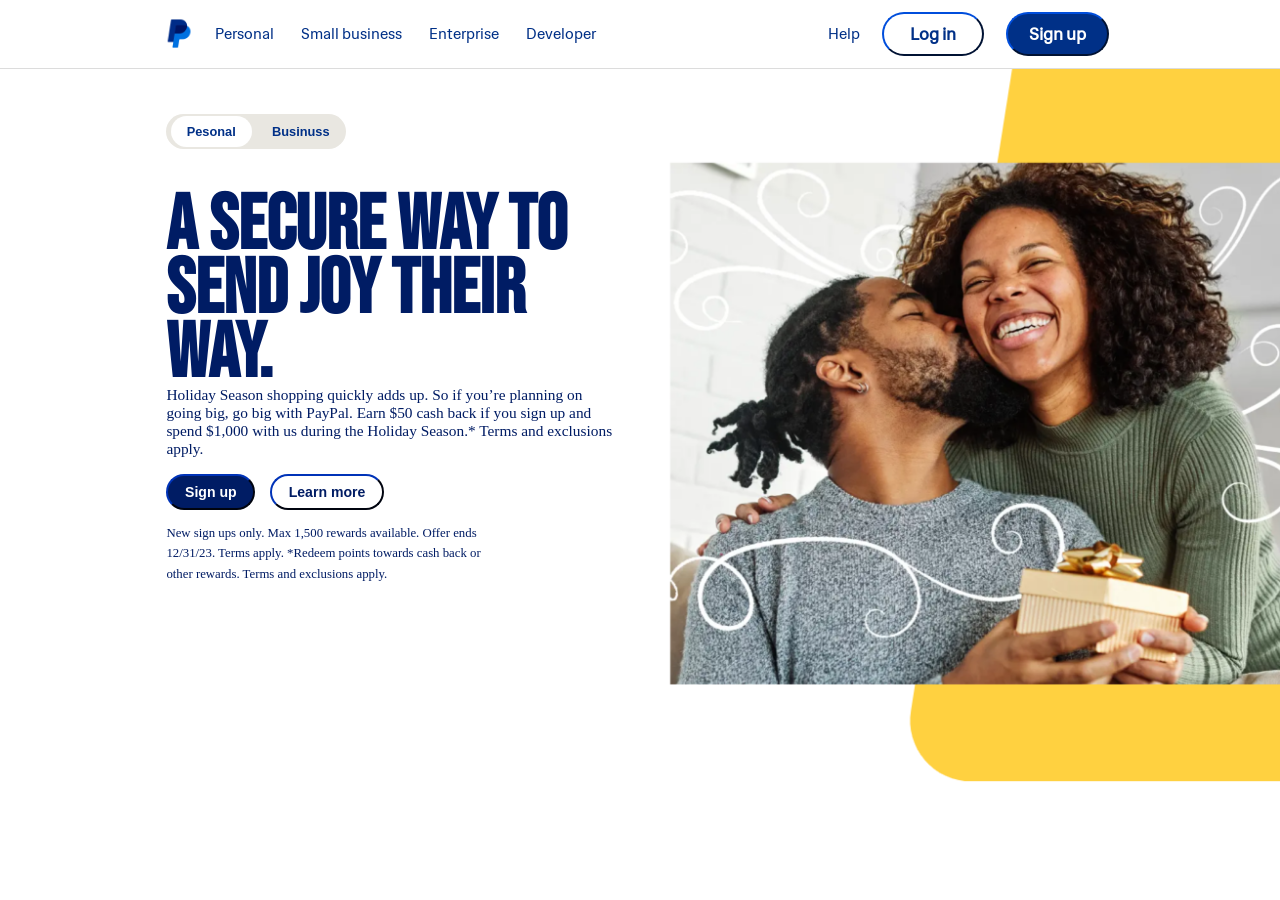
<file: index.html>
<!DOCTYPE html>

<html lang="eng">
  <head>
    <title>main</title>
    <meta charset="utf-8" />
    <meta name="viewport" content="width=device-width" />
    <link rel="stylesheet" type="text/css" href="navCSS.css">
    <link rel="stylesheet" type="text/css" href="main1.css">


    <link rel="preconnect" href="https://fonts.googleapis.com">
    <link rel="preconnect" href="https://fonts.gstatic.com" crossorigin>
    <link href="https://fonts.googleapis.com/css2?family=Hedvig+Letters+Sans&family=Roboto:wght@400;500;700&display=swap" rel="stylesheet">

    <link rel="preconnect" href="https://fonts.googleapis.com">
    <link rel="preconnect" href="https://fonts.gstatic.com" crossorigin>
    <link href="https://fonts.googleapis.com/css2?family=Hedvig+Letters+Sans&family=Oswald&family=Roboto:wght@400;500;700&display=swap" rel="stylesheet">

    <link rel="preconnect" href="https://fonts.googleapis.com">
    <link rel="preconnect" href="https://fonts.gstatic.com" crossorigin>
    <link href="https://fonts.googleapis.com/css2?family=Bebas+Neue&family=Hedvig+Letters+Sans&family=Oswald&family=Roboto:wght@400;500;700&display=swap" rel="stylesheet">
  </head>
  <body>
    <nav>

      <button id="nav1"><img src="bilder/PayPal_Logo_Icon_2014.svg.png" height="100%" width="100%"></button>

      <section id="nav_left">
        <section id="nav_left_section">
          <button id="nav2">Personal</button>
          <button id="nav3">Small business</button>
          <button id="nav4">Enterprise</button>
          <button id="nav5">Developer</button>
        </section>
        <button id="nav6">Help</button>
      </section>

      <section id="nav_right">
      <button id="nav7">Log in</button>
      <button id="nav8">Sign up</button>
      </section>
    </nav>

    <div id="nav_seperator"></div>

    <main>

      <section id="main1">
        <section id="sec1-left">
          <section id="personalButtondiv">
            <button class="personalButtons" id="personalButton">Pesonal</button>
            <button class="personalButtons" id="businessButton">Businuss</button>
          </section>
    
          <section>
            <h1 id="mainh1">A secure way to send joy their way.</h1>
            <p id="undermainh1">Holiday Season shopping quickly adds up. So if you’re planning on going big, go big with PayPal. Earn $50 cash back if you sign up and spend $1,000 with us during the Holiday Season.* Terms and exclusions apply.</p>
            <section id="undermainhibuttonsec">
              <button id="undermainh1button1" class="undermainh1button">Sign up</button>
              <button id="undermainh1button2" class="undermainh1button">Learn more</button>
            </section>

            <p id="undermainh1tex2">New sign ups only. Max 1,500 rewards available.
              Offer ends 12/31/23. Terms apply. *Redeem points
              towards cash back or other rewards. Terms and
              exclusions apply.</p>
          </section>
        </section>
        <section id="sec1-right"><img id="main1-img"  src="bilder/mainsec1.png"></section>
    </section>

    </main>

  </body>
</html>
</file>
<file: navCSS.css>
body {
  margin: 0;
  padding: 0;
}

#nav_seperator {
  background-color: rgb(220, 220, 220);
  height: 1px;
  margin: 0px;
}

nav {
  display: flex;
  width: 75vw;
  margin: auto;
  padding-bottom: 0.8vw;
  padding-top: 0.8vw;
}

/* paypal logo */
#nav1 {
  width: 4%;
  height: 4%;
  background-color: white;
  border: 0px solid;
  padding: 0;
  display: flex;
  align-self: center;
}

nav #nav1:hover {
  cursor: pointer;
}

nav img:hover {
  scale: 0.7;
}

nav img {
  align-self: center;
  scale: 0.6;
}

/* left section / sectono to diseper when mobel sise */
#nav_left {
  width: 70%;
  display: flex;

  justify-content: flex-start;
  align-items: center;
}

#nav_left #nav6 {
  margin-left: auto;
}

#nav_left_section {
  display: flex;
  align-items: center;
}

#nav_left button {
  margin-left: 0.5vw;
  font-size: 1.2vw;
  border-radius: 3vw;
  border-width: 0;
  padding-right: 0.8vw;
  padding-left: 0.8vw;
  padding-top: 0.6vw;
  padding-bottom: 0.6vw;

  background-color: white;
  color: #003087;

  font-family: "Hedvig Letters Sans";
}

#nav_left button:hover {
  background-color: #e0ebf9;
  font-weight: bold;
  cursor: pointer;
}

/* right section */
#nav_right {
  width: 26%;
  display: flex;

  justify-content: space-around;
  align-items: center;
}

#nav_right button {
  font-size: 1.3vw;
  font-weight: 600;
  border-width: 0.2vw;
  border-radius: 10vw;

  padding: 0;
  padding-top: 0.7vw;
  padding-bottom: 0.7vw;
  width: 8vw;

  font-family: "Hedvig Letters Sans";
}

#nav7 {
  border-color: #003087;
  color: #003087;
  background-color: white;
}

#nav7:hover {
  border-color: #0070e0;
  color: #0070e0;
  cursor: pointer;
}


#nav8 {
  background-color: #003087;
  color: white;
  border-color: #003087;
  box-shadow: 0;
}

#nav8:hover {
  background-color: #0070e0;
  border-color: #0070e0;
  cursor: pointer;
}










@media (orientation: portrait)  {

  nav {
    display: flex;
    width: 75vw;
    margin: auto;
    padding-bottom: 0.8vw;
    padding-top: 0.8vw;
    
    justify-content: space-between;
  }
  
  /* paypal logo */
  #nav1 {
    width: 12%;
    height: 12%;
    background-color: white;
    border: 0px solid;
    padding: 0;
    display: flex;
    align-self: center;
  }
  
  nav #nav1:hover {
    cursor: pointer;
  }
  
  nav img {
    align-self: center;
    scale: 0.6;
  }
  
  /* left section / sectono to diseper when mobel sise */
  #nav_left {
    width: 70%;
    display: none;
  
    justify-content: flex-start;
    align-items: center;
  }
  
  /* right section */
  #nav_right {
    width: 50%;
    display: flex;
  
    /*justify-content: space-around*/;
    align-items: center;
  }
  
  #nav_right button {
    font-size: 2.8vw;
    font-weight: 600;
    border-width: 0.2vw;
    border-radius: 10vw;
  
    padding: 0;
    padding-top: 1.5vw;
    padding-bottom: 1.5vw;
    width: 45%;
  
    font-family: "Hedvig Letters Sans";
  }
  
  #nav7 {
    border-color: #003087;
    color: #003087;
    background-color: white;
  }
  
  #nav7:hover {
    border-color: #0070e0;
    color: #0070e0;
    cursor: pointer;
  }
  
  
  #nav8 {
    background-color: #003087;
    color: white;
    border-color: #003087;
    box-shadow: 0;
  }
  
  #nav8:hover {
    background-color: #0070e0;
    border-color: #0070e0;
    cursor: pointer;
  }

}
</file>
<file: main1.css>
:root {
  --my-dark-blue: #001c64;
  --my-light-blue: #0070e0;
}

#main1 {
  display: flex;
  width: 100%;
  justify-content: space-between;
}

/* section 1 */

#sec1-left  {
  margin-left: 13%;
  margin-top: 3.5%;
  width: 35vw;

  display: inline-block;
}


/* pesonal/Buisness button */

#personalButtondiv {
  background-color: rgb(233, 231, 225);
  width: 14vw;
  height: 2.8vw;
  border-radius: 100px;

  display: flex;
  justify-content: space-around;
}

.personalButtons {
  align-self: center;
  width: 45%;
  height: 85%;
  border-radius: 100px;
  font-size: 1vw;
  font-weight: bold;
  color: #003087;
  border: none;
  padding: 0;
}

#personalButton {
  background-color: white;
}

#personalButton:hover {
  /*width: 47%;
  height: 88%;*/
  scale: 1.05;
  cursor: pointer;
}

#businessButton {
  background-color: transparent;
}

#businessButton:hover {
  background-color: rgb(193, 191, 187);
  cursor: pointer;
}

/* main 1 text */
#mainh1 {
  font-family: "Bebas Neue";
  font-size: 6vw;
  color: var(--my-dark-blue);

  line-height: 5vw;
  margin-top: 3.5vw;
  margin-bottom: 0;
}

#undermainh1 {
  color: var(--my-dark-blue);

  margin-top: 0;
  font-size: 1.2vw;
}

/* main 1 button */

#undermainhibuttonsec {
  display:flex;
  justify-content: space-between;
  width: 17vw;
}

.undermainh1button {
  font-size: 1.1vw;
  font-weight: bold;

  border-radius: 100px;
  padding: 0.65vw 1.3vw 0.65vw 1.3vw;
  
}

#undermainh1button1 {
  color: white;
  background-color: var(--my-dark-blue);
  border-color: var(--my-dark-blue);
}

#undermainh1button1:hover {
  background-color: var(--my-light-blue);
  border-color: var(--my-light-blue);
  cursor: pointer;
}

#undermainh1button2 {
  color: var(--my-dark-blue);
  border-color: var(--my-dark-blue);
  background-color: white;
}

#undermainh1button2:hover {
  color: var(--my-light-blue);
  border-color: var(--my-light-blue);
  cursor: pointer;
}

/* second main 1 text */

#undermainh1tex2 {
  font-size: 1vw;
  color: var(--my-dark-blue);
  width: 75%;
  line-height: 1.6;
}

/* main 1 right img */

#sec1-right {
  display: inline-block;

  width: 50vw;
}

#main1-img {
  width: 100%;
}

@media (orientation: portrait)  {

  #main1 {
    display: flex;
    width: 100%;
    justify-content: space-around;
  }
  
  /* section 1 */
  
  #sec1-left  {
    width: 80vw;
    margin: 0;
    margin-top: 2vw;
    display: inline-block;
    text-align: center;
  }
  
  
  /* pesonal/Buisness button */
  
  #personalButtondiv {
    background-color: rgb(233, 231, 225);
    width: 50vw;
    height: 11vw;
    border-radius: 100px;
  
    display: flex;
    justify-content: space-around;
    margin-left: auto;
    margin-right: auto;
  }
  
  .personalButtons {
    align-self: center;
    width: 45%;
    height: 85%;
    border-radius: 100px;
    font-size: 4vw;
    font-weight: bold;
    color: #003087;
    border: none;
    padding: 0;
  }
  
  #personalButton {
    background-color: white;
  }
  
  #personalButton:hover {
    /*width: 47%;
    height: 88%;*/
    scale: 1.05;
    cursor: pointer;
  }
  
  #businessButton {
    background-color: transparent;
  }
  
  #businessButton:hover {
    background-color: rgb(193, 191, 187);
    cursor: pointer;
  }
  
  /* main 1 text */
  #mainh1 {
    font-family: "Bebas Neue";
    font-size: 10vw;
    color: var(--my-dark-blue);
  
    line-height: 1;
    margin-top: 3.5vw;
    margin-bottom: 0;
  }
  
  #undermainh1 {
    color: var(--my-dark-blue);
  
    margin-top: 0;
    font-size: 3vw;
  }
  
  /* main 1 button */
  
  #undermainhibuttonsec {
    display:flex;
    justify-content: space-around;
    width: 60vw;
    margin-left: auto;
    margin-right: auto;
  }
  
  .undermainh1button {
    font-size: 3.5vw;
    font-weight: bold;
  
    border-radius: 100px;
    padding: 2vw 3.5vw 2vw 3.5vw;
    
  }
  
  #undermainh1button1 {
    color: white;
    background-color: var(--my-dark-blue);
    border-color: var(--my-dark-blue);
  }
  
  #undermainh1button1:hover {
    background-color: var(--my-light-blue);
    border-color: var(--my-light-blue);
    cursor: pointer;
  }
  
  #undermainh1button2 {
    color: var(--my-dark-blue);
    border-color: var(--my-dark-blue);
    background-color: white;
  }
  
  #undermainh1button2:hover {
    color: var(--my-light-blue);
    border-color: var(--my-light-blue);
    cursor: pointer;
  }
  
  /* second main 1 text */
  
  #undermainh1tex2 {
    font-size: 2.5vw;
    color: var(--my-dark-blue);
    width: 70%;
    line-height: 1.8;
    margin-left: auto;
    margin-right: auto;
  }
  
  /* main 1 right img */
  
  #sec1-right {
    display: none;
  }

}
</file>
